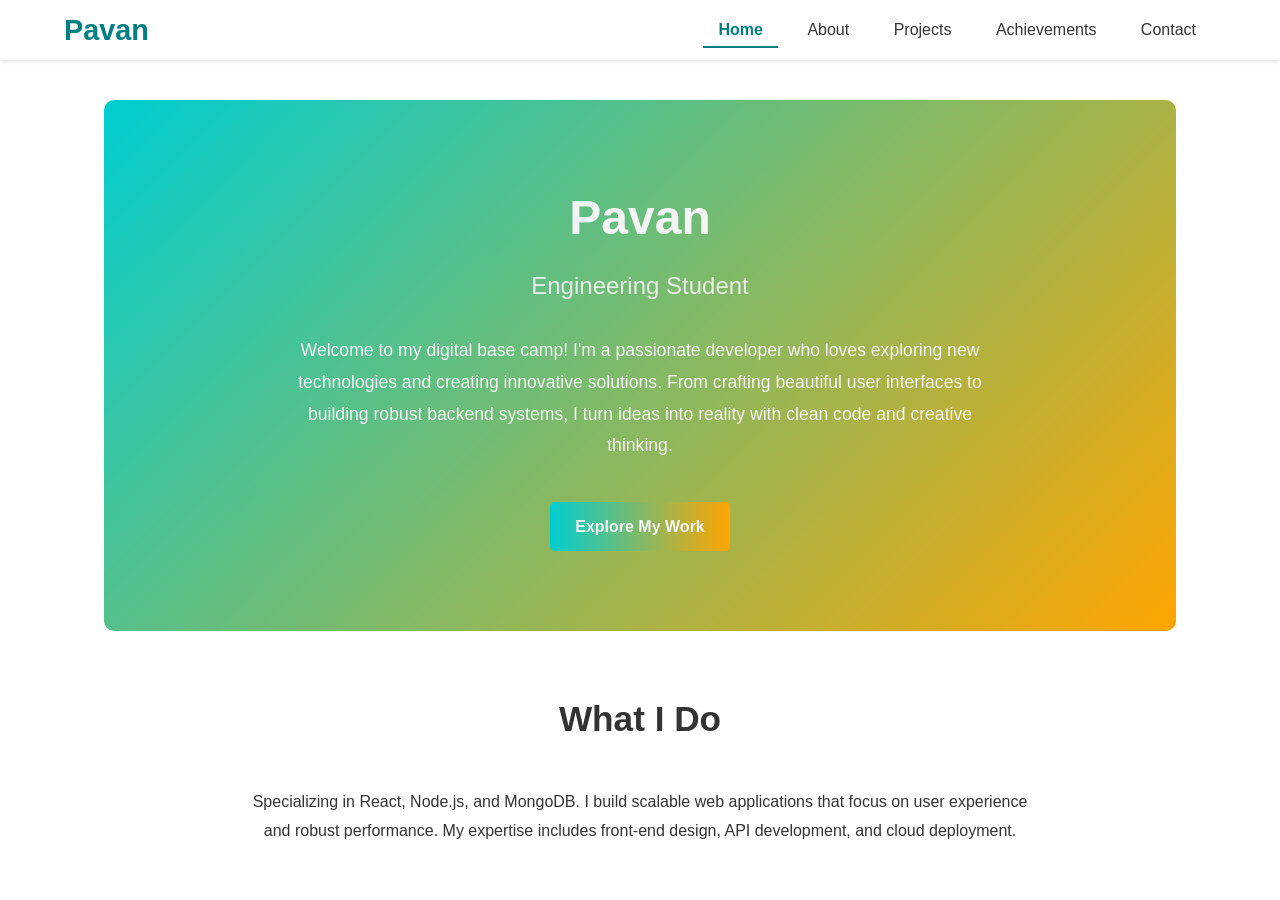
<file: index.html>
<!DOCTYPE html>
<html lang="en">
<head>
    <meta charset="UTF-8">
    <meta name="viewport" content="width=device-width, initial-scale=1.0">
    <title>Pavan - Home</title>
    <link rel="stylesheet" href="styles.css">
</head>
<body>
    <header>
        <div class="logo">Pavan</div>
        <nav>
            <a href="index.html" class="active">Home</a>
            <a href="about.html">About</a>
            <a href="projects.html">Projects</a>
            <a href="achievements.html">Achievements</a>
            <a href="contact.html">Contact</a>
        </nav>
    </header>

    <main>
        <section class="hero" style="background: linear-gradient(135deg, var(--gradient-start), var(--gradient-end)); color: var(--text-light); padding: 80px 5%; border-radius: 10px; text-align: center; margin-bottom: 60px;">
            <div class="hero-content" style="max-width: 900px; margin: 0 auto;">
                <h1 style="font-size: 3rem; margin-bottom: 10px;">Pavan</h1>
                <p style="font-size: 1.5rem; opacity: 0.9;">Engineering Student</p>
                
                <div style="display: flex; gap: 40px; margin-top: 30px; text-align: left; align-items: center; justify-content: center;">
                    
                    <div style="max-width: 700px; text-align: center;">
                        <p style="margin-bottom: 25px; font-size: 1.1rem; line-height: 1.8;">
                            Welcome to my digital base camp! I'm a passionate developer who loves exploring new technologies and creating innovative solutions. From crafting beautiful user interfaces to building robust backend systems, I turn ideas into reality with clean code and creative thinking.
                        </p>
                        <a href="projects.html" class="btn">Explore My Work</a>
                    </div>

                </div>
            </div>
        </section>

        <section style="text-align: center;">
            <h2 style="color: var(--text-dark);">What I Do</h2>
            <p style="max-width: 800px; margin: 0 auto; line-height: 1.8;">
                Specializing in React, Node.js, and MongoDB. I build scalable web applications that focus on user experience and robust performance. My expertise includes front-end design, API development, and cloud deployment.
            </p>
        </section>
    </main>
</body>
</html>
</file>
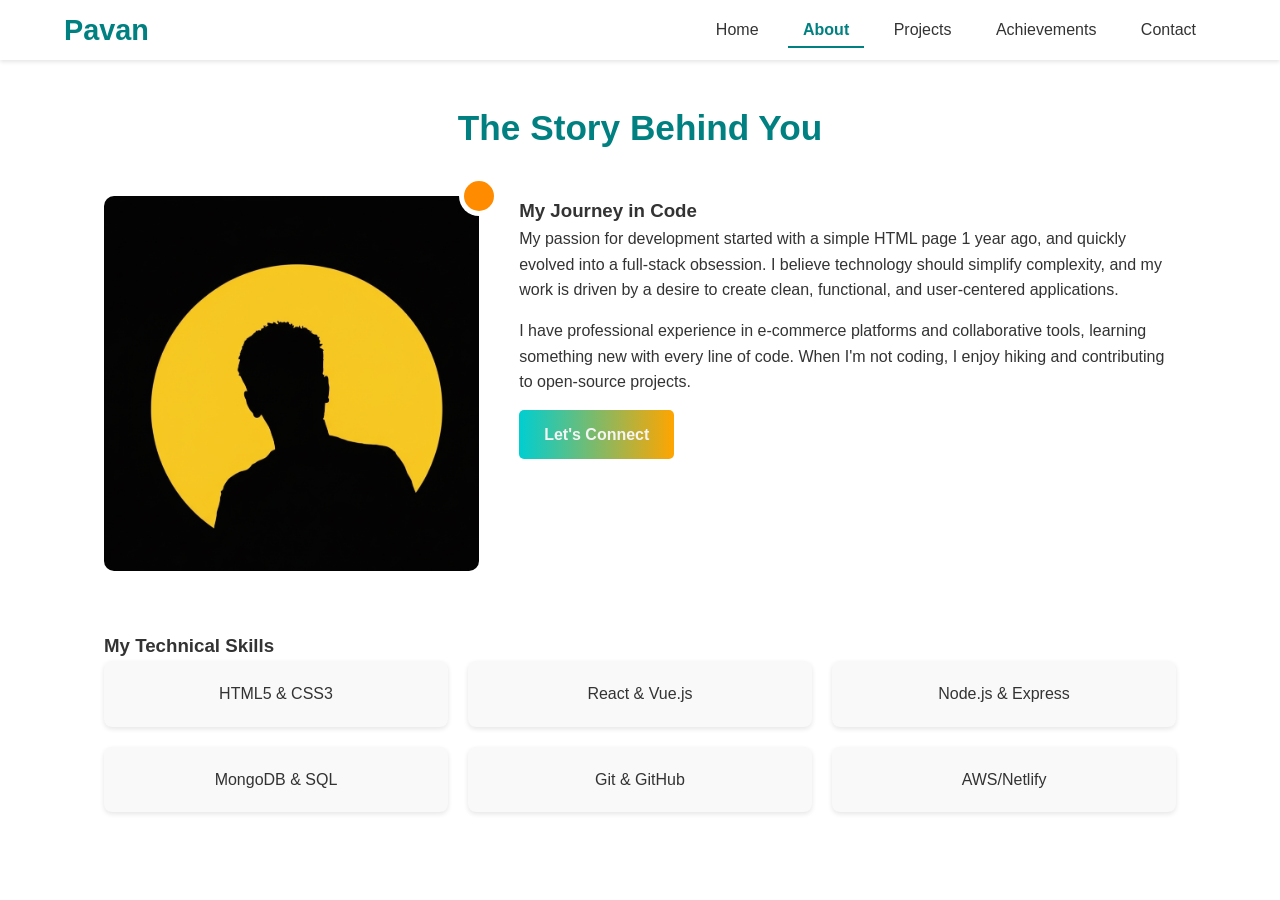
<file: about.html>
<!DOCTYPE html>
<html lang="en">
<head>
    <meta charset="UTF-8">
    <meta name="viewport" content="width=device-width, initial-scale=1.0">
    <title>Pavan - About</title>
    <link rel="stylesheet" href="styles.css">
</head>
<body>
    <header>
        <div class="logo">Pavan</div>
        <nav>
            <a href="index.html">Home</a>
            <a href="about.html" class="active">About</a>
            <a href="projects.html">Projects</a>
            <a href="achievements.html">Achievements</a>
            <a href="contact.html">Contact</a>
        </nav>
    </header>

    <main>
        <h2>The Story Behind You</h2>

        <section class="profile-story">
            <div class="profile-image-container">
                <img src="images/image.png" alt="Pavan Profile" style="width: 100%; height: auto; border-radius: 10px; display: block;">
                
                <div class="decorative-mark"></div>
            </div>
            
            <div class="story-text">
                <h3>My Journey in Code</h3>
                <p>
                    My passion for development started with a simple HTML page 1 year ago, and quickly evolved into a full-stack obsession. I believe technology should simplify complexity, and my work is driven by a desire to create clean, functional, and user-centered applications.
                </p>
                <p style="margin-top: 15px;">
                    I have professional experience in e-commerce platforms and collaborative tools, learning something new with every line of code. When I'm not coding, I enjoy hiking and contributing to open-source projects.
                </p>
                <a href="contact.html" class="btn">Let's Connect</a>
            </div>
        </section>
        
        <h3>My Technical Skills</h3>
        <section class="skills-grid">
            <div class="skill-tile">HTML5 & CSS3</div>
            <div class="skill-tile">React & Vue.js</div>
            <div class="skill-tile">Node.js & Express</div>   
            <div class="skill-tile">MongoDB & SQL</div>
            <div class="skill-tile">Git & GitHub</div>
            <div class="skill-tile">AWS/Netlify</div>
        </section>
    </main>
</body>
</html>
</file>
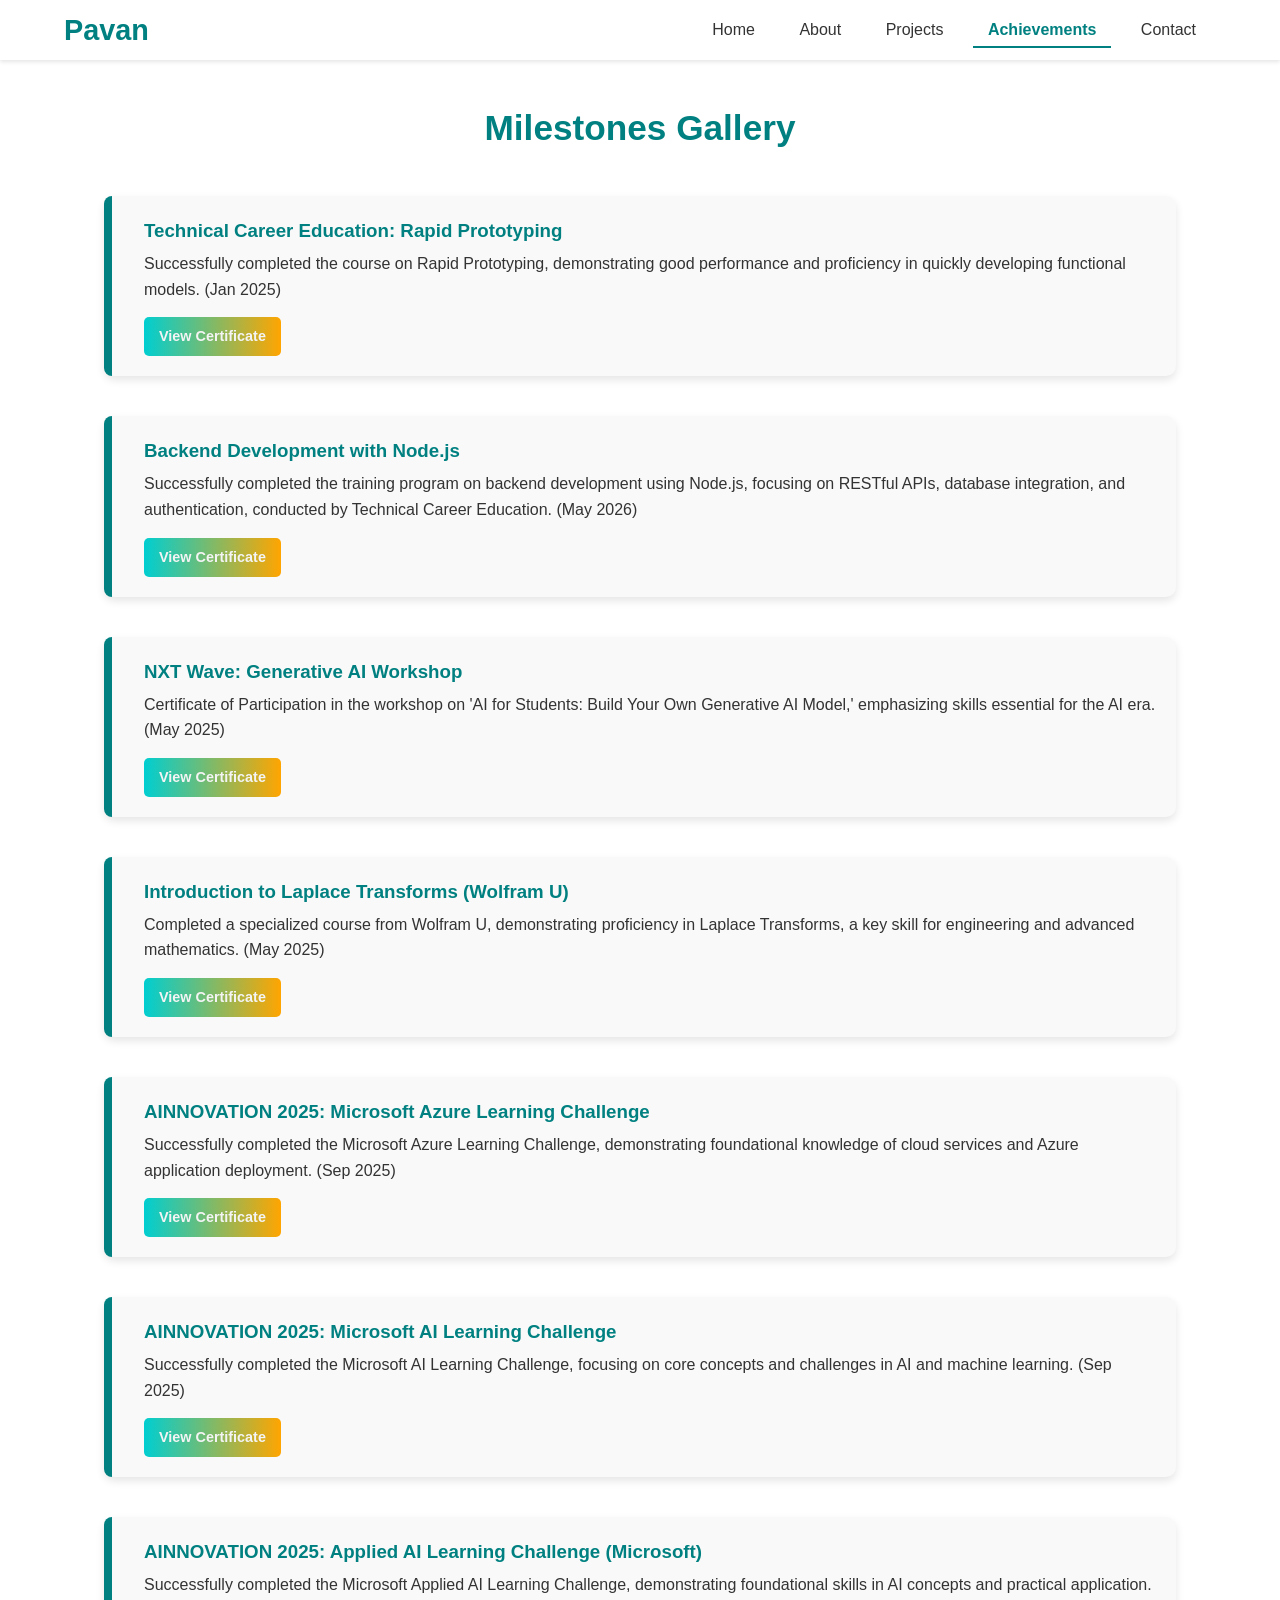
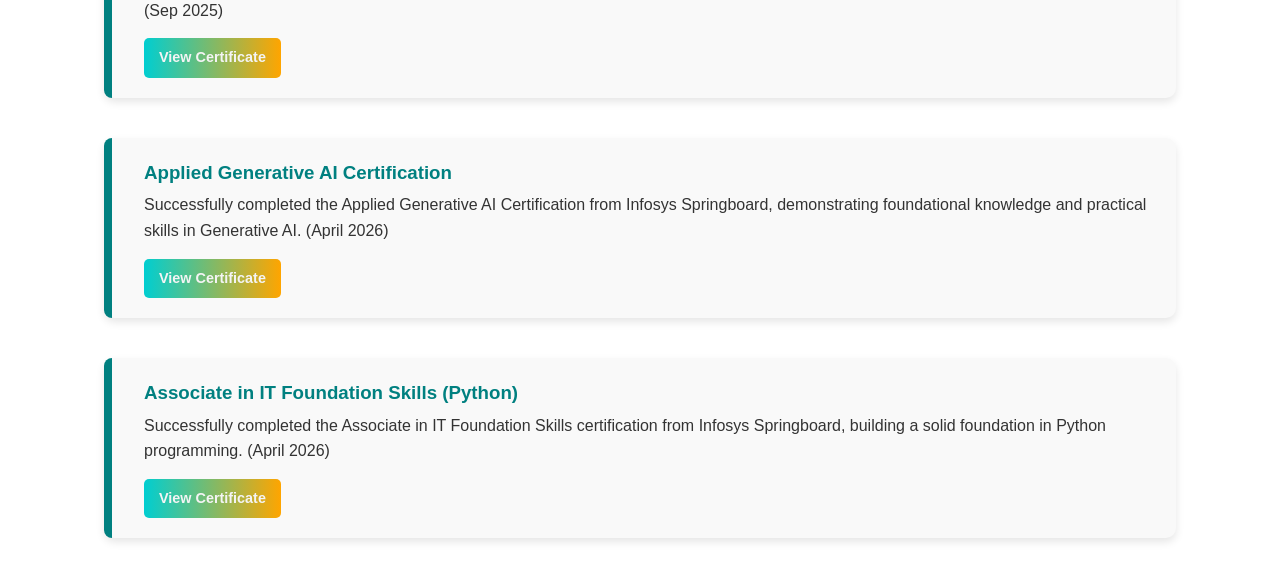
<file: achievements.html>
<!DOCTYPE html>
<html lang="en">
<head>
    <meta charset="UTF-8">
    <meta name="viewport" content="width=device-width, initial-scale=1.0">
    <title>Pavan - Achievements</title>
    <link rel="stylesheet" href="styles.css">
</head>
<body>
    <header>
        <div class="logo">Pavan</div>
        <nav>
            <a href="index.html">Home</a>
            <a href="about.html">About</a>
            <a href="projects.html">Projects</a>
            <a href="achievements.html" class="active">Achievements</a>
            <a href="contact.html">Contact</a>
        </nav>
    </header>

    <main>
        <h2>Milestones Gallery</h2>

        <section class="achievements-list">

            <div class="achievement-card">
                <div class="achievement-content">
                    <h3>Technical Career Education: Rapid Prototyping</h3>
                    <p>Successfully completed the course on Rapid Prototyping, demonstrating good performance and proficiency in quickly developing functional models. (Jan 2025)</p>
                    <a href="images/skill lab completion certificate.jpg" target="_blank" class="btn" style="padding: 8px 15px; font-size: 0.9rem;">View Certificate</a>
                </div>
            </div>
            <div class="achievement-card">
                <div class="achievement-content">
                   <h3>Backend Development with Node.js</h3>
                   <p>Successfully completed the training program on backend development using Node.js, focusing on RESTful APIs, database integration, and authentication, conducted by Technical Career Education. (May 2026)</p>
                   <a href="images\Screenshot 2026-06-18 154024.png" target="_blank" class="btn" style="padding: 8px 15px; font-size: 0.9rem;">View Certificate</a>
                </div>
            </div>
            
            <div class="achievement-card">
                <div class="achievement-content">
                    <h3>NXT Wave: Generative AI Workshop</h3>
                    <p>Certificate of Participation in the workshop on 'AI for Students: Build Your Own Generative AI Model,' emphasizing skills essential for the AI era. (May 2025)</p>
                    <a href="images/next wave certificate.jpg" target="_blank" class="btn" style="padding: 8px 15px; font-size: 0.9rem;">View Certificate</a>
                </div>
            </div>
            
            <div class="achievement-card">
                <div class="achievement-content">
                    <h3>Introduction to Laplace Transforms (Wolfram U)</h3>
                    <p>Completed a specialized course from Wolfram U, demonstrating proficiency in Laplace Transforms, a key skill for engineering and advanced mathematics. (May 2025)</p>
                    <a href="images/Screenshot 2025-10-19 105306.png" target="_blank" class="btn" style="padding: 8px 15px; font-size: 0.9rem;">View Certificate</a>
                </div>
            </div>

            <div class="achievement-card">
                <div class="achievement-content">
                    <h3>AINNOVATION 2025: Microsoft Azure Learning Challenge</h3>
                    <p>Successfully completed the Microsoft Azure Learning Challenge, demonstrating foundational knowledge of cloud services and Azure application deployment. (Sep 2025)</p>
                    <a href="images/Screenshot 2025-10-19 105101.png" target="_blank" class="btn" style="padding: 8px 15px; font-size: 0.9rem;">View Certificate</a>
                </div>
            </div>
            
            <div class="achievement-card">
                <div class="achievement-content">
                    <h3>AINNOVATION 2025: Microsoft AI Learning Challenge</h3>
                    <p>Successfully completed the Microsoft AI Learning Challenge, focusing on core concepts and challenges in AI and machine learning. (Sep 2025)</p>
                    <a href="images/Screenshot 2025-10-19 105139.png" target="_blank" class="btn" style="padding: 8px 15px; font-size: 0.9rem;">View Certificate</a>
                </div>
            </div>

            <div class="achievement-card">
                <div class="achievement-content">
                    <h3>AINNOVATION 2025: Applied AI Learning Challenge (Microsoft)</h3>
                    <p>Successfully completed the Microsoft Applied AI Learning Challenge, demonstrating foundational skills in AI concepts and practical application. (Sep 2025)</p>
                    <a href="images/Screenshot 2025-10-19 105121.png" target="_blank" class="btn" style="padding: 8px 15px; font-size: 0.9rem;">View Certificate</a>
                </div>
            </div>
            <div class="achievement-card">
                <div class="achievement-content">
                    <h3>Applied Generative AI Certification</h3>
                    <p>Successfully completed the Applied Generative AI Certification from Infosys Springboard, demonstrating foundational knowledge and practical skills in Generative AI. (April 2026)</p>
                    <a href="images/Screenshot 2026-06-18 131021.png" target="_blank" class="btn" style="padding: 8px 15px; font-size: 0.9rem;">View Certificate</a>
                </div>
            </div>
            <div class="achievement-card">
                <div class="achievement-content">
                    <h3>Associate in IT Foundation Skills (Python)</h3>
                    <p>Successfully completed the Associate in IT Foundation Skills certification from Infosys Springboard, building a solid foundation in Python programming. (April 2026)</p>
                    <a href="images/Screenshot 2026-06-18 131438.png" target="_blank" class="btn" style="padding: 8px 15px; font-size: 0.9rem;">View Certificate</a>
                </div>
            </div>
        </section>
    </main>
</body>
</html>
</file>
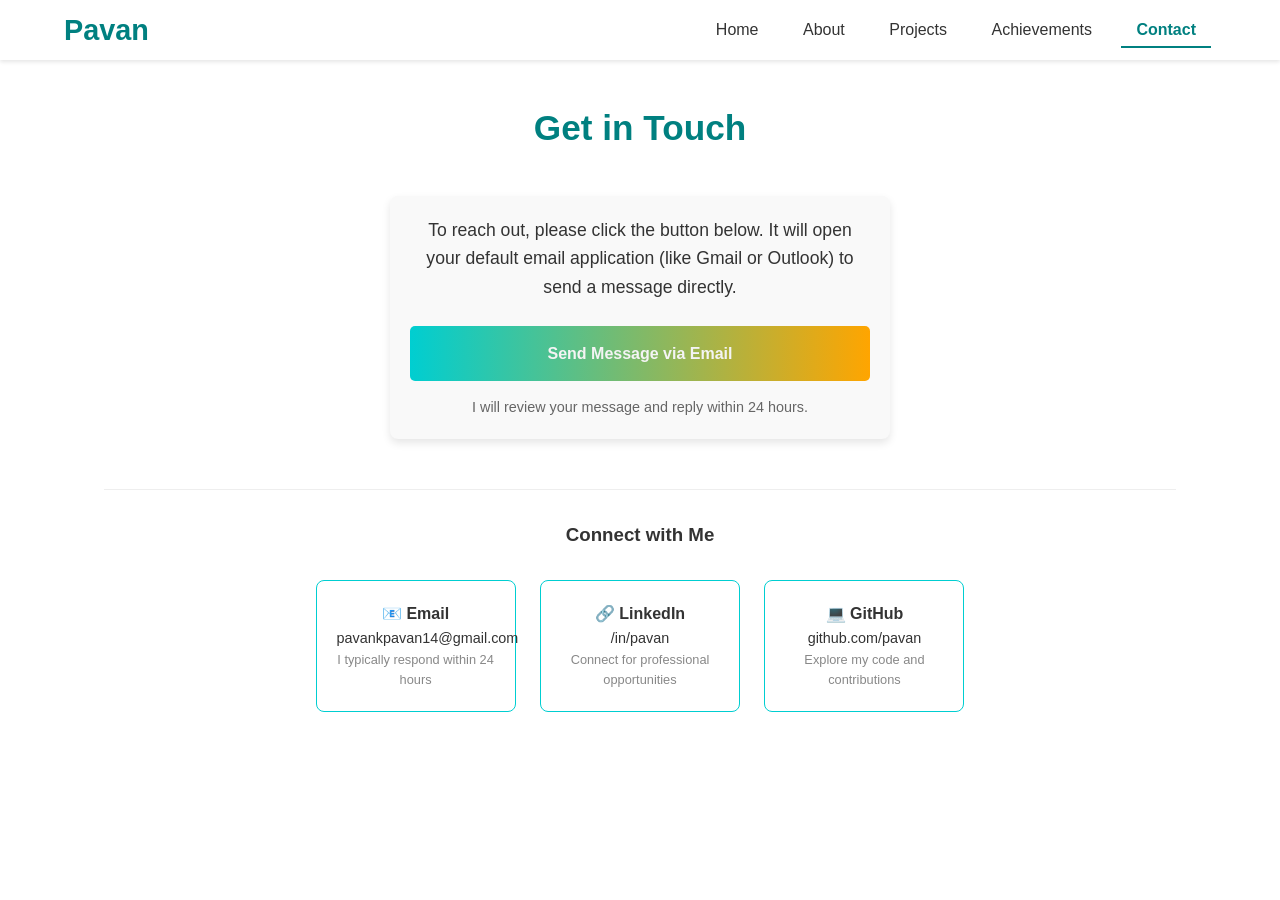
<file: contact.html>
<!DOCTYPE html>
<html lang="en">
<head>
    <meta charset="UTF-8">
    <meta name="viewport" content="width=device-width, initial-scale=1.0">
    <title>Pavan - Contact</title>
    <link rel="stylesheet" href="styles.css">
</head>
<body>
    <header>
        <div class="logo">Pavan</div>
        <nav>
            <a href="index.html">Home</a>
            <a href="about.html">About</a>
            <a href="projects.html">Projects</a>
            <a href="achievements.html">Achievements</a>
            <a href="contact.html" class="active">Contact</a>
        </nav>
    </header>

    <main>
        <h2>Get in Touch</h2>

        <section class="contact-form-container" style="max-width: 500px; margin: 0 auto; padding: 20px; border-radius: 8px; background-color: var(--card-bg); box-shadow: 0 4px 8px var(--shadow-light);">
            <p style="text-align: center; margin-bottom: 25px; font-size: 1.1rem; color: #333;">
                To reach out, please click the button below. It will open your default email application (like Gmail or Outlook) to send a message directly.
            </p>
            
            <a href="mailto:pavankpavan14@gmail.com?subject=Inquiry%20from%20Portfolio%20Website" 
               class="btn" 
               style="width: 100%; text-align: center; padding: 15px 0; display: block; text-decoration: none;">
                Send Message via Email
            </a>
            
            <p style="text-align: center; margin-top: 15px; font-size: 0.9rem; color: #666;">
                I will review your message and reply within 24 hours.
            </p>
        </section>

        <section class="social-links">
            <h3>Connect with Me</h3>
            <div style="margin-top: 20px;">
                
                <div class="social-link-card">
                    <h4>📧 Email</h4>
                    <p style="font-size: 0.9rem;">pavankpavan14@gmail.com</p>
                    <p style="color: #888; font-size: 0.8rem;">I typically respond within 24 hours</p>
                </div>

                <a href="https://www.linkedin.com/in/pavan-k-268a91331?utm_source=share&utm_campaign=share_via&utm_content=profile&utm_medium=android_app " target="_blank" class="social-link-card-link">
                    <div class="social-link-card">
                        <h4>🔗 LinkedIn</h4>
                        <p style="font-size: 0.9rem;">/in/pavan</p>
                        <p style="color: #888; font-size: 0.8rem;">Connect for professional opportunities</p>
                    </div>
                </a>

                <a href="https://github.com/Pavan-2005-K" target="_blank" class="social-link-card-link">
                    <div class="social-link-card">
                        <h4>💻 GitHub</h4>
                        <p style="font-size: 0.9rem;">github.com/pavan</p>
                        <p style="color: #888; font-size: 0.8rem;">Explore my code and contributions</p>
                    </div>
                </a>
            </div>
        </section>
    </main>
    
    </body>
</html>
</file>
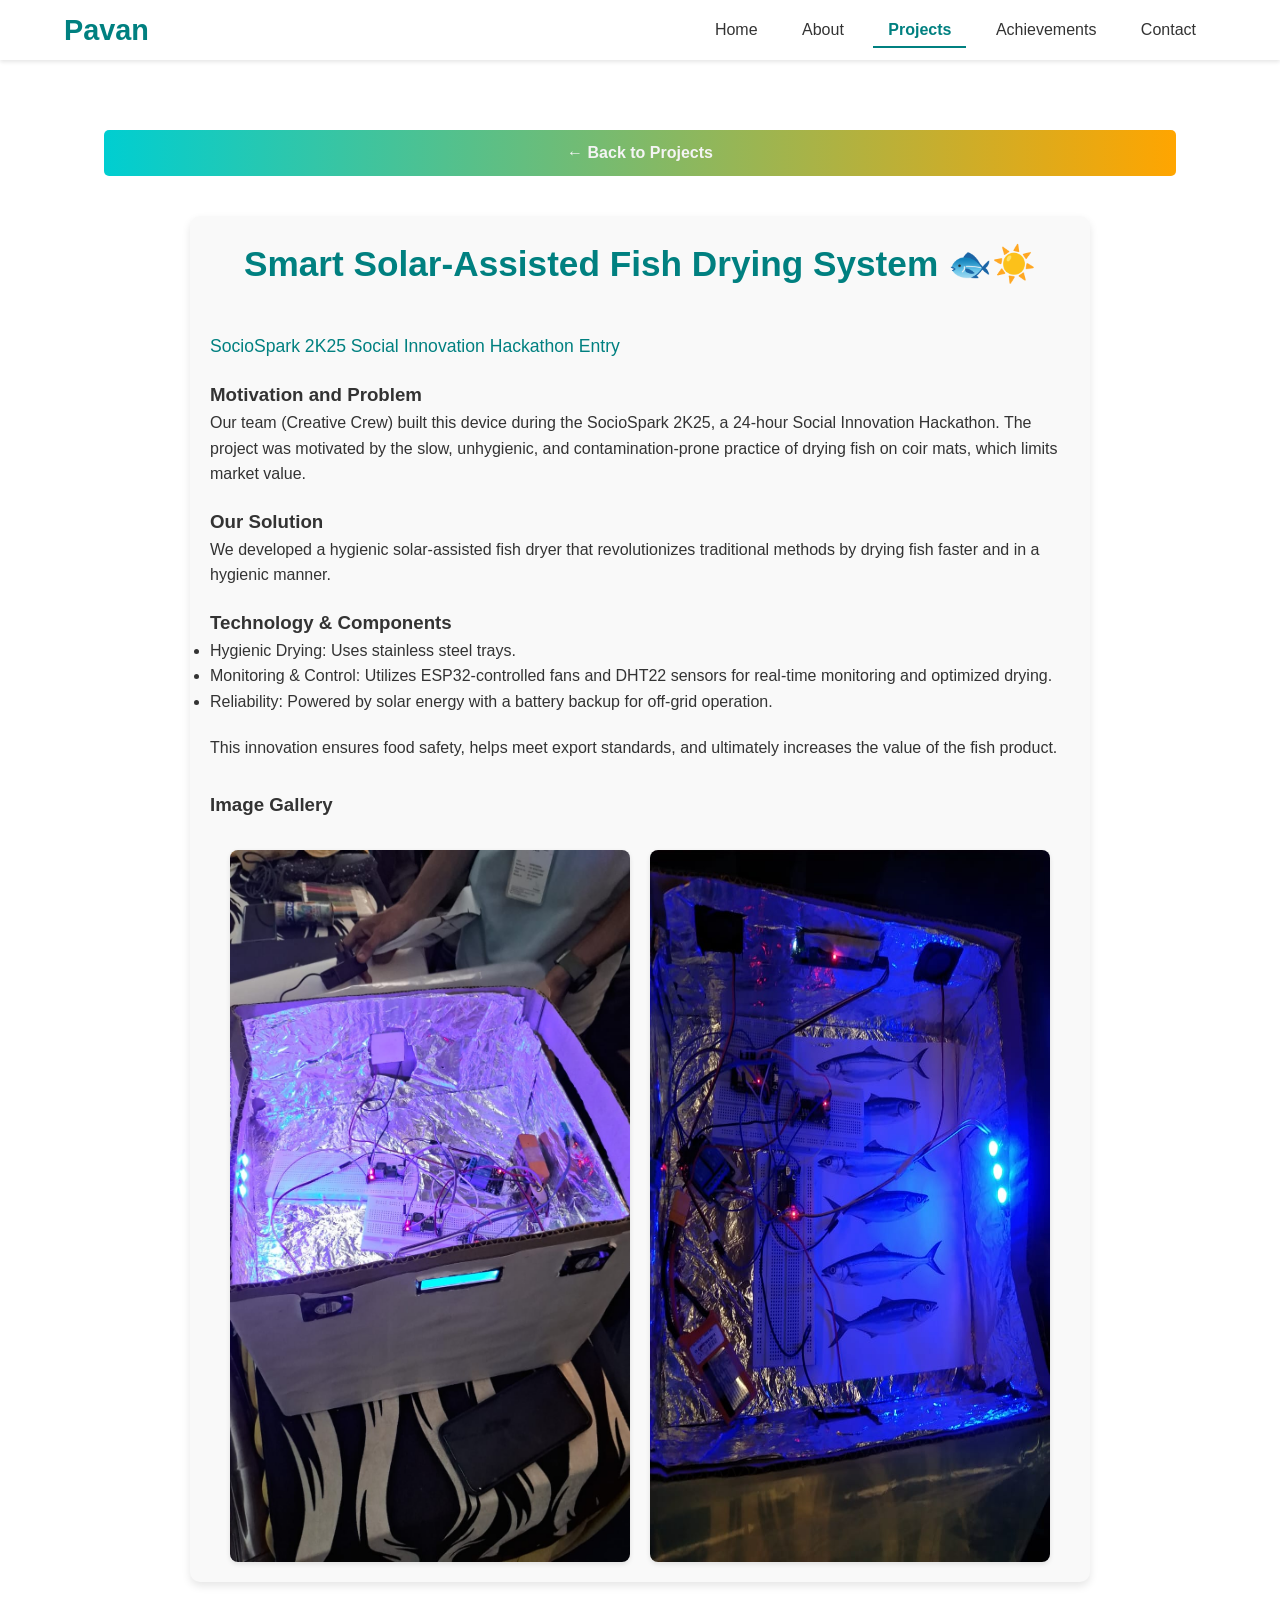
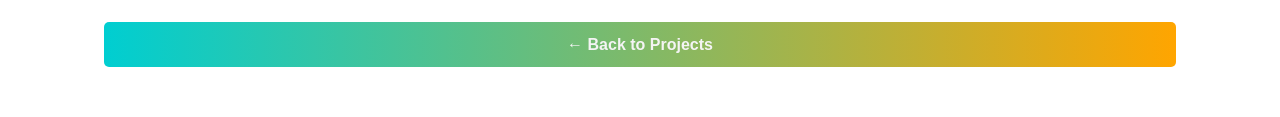
<file: fish-drying-details.html>
<!DOCTYPE html>
<html lang="en">
<head>
    <meta charset="UTF-8">
    <meta name="viewport" content="width=device-width, initial-scale=1.0">
    <title>Pavan - Smart Fish Drying System Details</title>
    <link rel="stylesheet" href="styles.css">
    <style>
        /* Specific styles for the details page */
        .project-details {
            max-width: 900px;
            margin: 40px auto;
            padding: 20px;
            background-color: var(--card-bg);
            border-radius: 10px;
            box-shadow: 0 4px 8px var(--shadow-light);
        }
        .image-gallery {
            display: flex;
            flex-wrap: wrap;
            gap: 20px;
            justify-content: center;
            margin-top: 30px;
        }
        /* Make images slightly larger on hover to indicate clickability */
        .image-gallery img {
            width: 100%; /* Default to full width on small screens */
            max-width: 400px; /* Limit image size on large screens */
            height: auto;
            border-radius: 8px;
            box-shadow: 0 2px 5px rgba(0, 0, 0, 0.1);
            cursor: pointer; /* Indicates it's clickable */
            transition: transform 0.2s;
        }
        .image-gallery img:hover {
            transform: scale(1.02);
        }
        .back-link {
            display: block;
            margin: 30px 0 10px 0;
            text-align: center;
        }

        /* --- MODAL/LIGHTBOX STYLES --- */
        .modal {
            display: none; /* Hidden by default */
            position: fixed; /* Stay in place */
            z-index: 200; /* Sit on top of everything */
            padding-top: 50px; /* Location of the box */
            left: 0;
            top: 0;
            width: 100%; 
            height: 100%;
            overflow: auto; /* Enable scroll if needed */
            background-color: rgba(0,0,0,0.9); /* Black w/ opacity */
        }

        .modal-content {
            margin: auto;
            display: block;
            width: 80%;
            max-width: 700px;
        }

        .modal-content {  
            animation-name: zoom;
            animation-duration: 0.6s;
        }

        @keyframes zoom {
            from {transform:scale(0)} 
            to {transform:scale(1)}
        }

        .close {
            position: absolute;
            top: 15px;
            right: 35px;
            color: #f1f1f1;
            font-size: 40px;
            font-weight: bold;
            transition: 0.3s;
        }

        .close:hover,
        .close:focus {
            color: #bbb;
            text-decoration: none;
            cursor: pointer;
        }

        /* 100% width on small screens */
        @media only screen and (max-width: 700px){
            .modal-content {
                width: 100%;
            }
        }
    </style>
</head>
<body>
    <header>
        <div class="logo">Pavan</div>
        <nav>
            <a href="index.html">Home</a>
            <a href="about.html">About</a>
            <a href="projects.html" class="active">Projects</a>
            <a href="achievements.html">Achievements</a>
            <a href="contact.html">Contact</a>
        </nav>
    </header>

    <main>
        <a href="projects.html" class="back-link btn" style="width: auto; padding: 10px 20px;">← Back to Projects</a>

        <section class="project-details">
            <h2>Smart Solar-Assisted Fish Drying System 🐟☀️</h2>
            <p style="font-size: 1.1rem; color: var(--primary-color);">SocioSpark 2K25 Social Innovation Hackathon Entry</p>
            
            <h3 style="margin-top: 20px;">Motivation and Problem</h3>
            <p>Our team (Creative Crew) built this device during the SocioSpark 2K25, a 24-hour Social Innovation Hackathon. The project was motivated by the slow, unhygienic, and contamination-prone practice of drying fish on coir mats, which limits market value.</p>

            <h3 style="margin-top: 20px;">Our Solution</h3>
            <p>We developed a hygienic solar-assisted fish dryer that revolutionizes traditional methods by drying fish faster and in a hygienic manner.</p>
            
            <h3 style="margin-top: 20px;">Technology & Components</h3>
            <ul>
                <li>Hygienic Drying: Uses stainless steel trays.</li>
                <li>Monitoring & Control: Utilizes ESP32-controlled fans and DHT22 sensors for real-time monitoring and optimized drying.</li>
                <li>Reliability: Powered by solar energy with a battery backup for off-grid operation.</li>
            </ul>
            <p style="margin-top: 20px;">This innovation ensures food safety, helps meet export standards, and ultimately increases the value of the fish product.</p>


            <h3 style="margin-top: 30px;">Image Gallery</h3>
            <div class="image-gallery">
                <img src="images/WhatsApp Image 2025-10-19 at 11.51.47_4c773da5.jpg" alt="Physical setup of the solar-assisted fish dryer with internal wiring." onclick="openModal(this)" />
                
                <img src="images/WhatsApp Image 2025-10-19 at 11.21.20_762dcdd9.jpg" alt="Internal view of the dryer showing trays and electronic components." onclick="openModal(this)" />
            </div>

        </section>
        <a href="projects.html" class="back-link btn" style="width: auto; padding: 10px 20px;">← Back to Projects</a>
    </main>
    
    <div id="myModal" class="modal">
      <span class="close" onclick="document.getElementById('myModal').style.display='none'">&times;</span>
      <img class="modal-content" id="img01">
    </div>

    <script>
        function openModal(element) {
          const modal = document.getElementById("myModal");
          const modalImg = document.getElementById("img01");
          
          modal.style.display = "block";
          modalImg.src = element.src;
        }

        // Close the modal if the user clicks anywhere outside of the image
        const modal = document.getElementById("myModal");
        window.onclick = function(event) {
          if (event.target == modal) {
            modal.style.display = "none";
          }
        }
    </script>
</body>
</html>
</file>
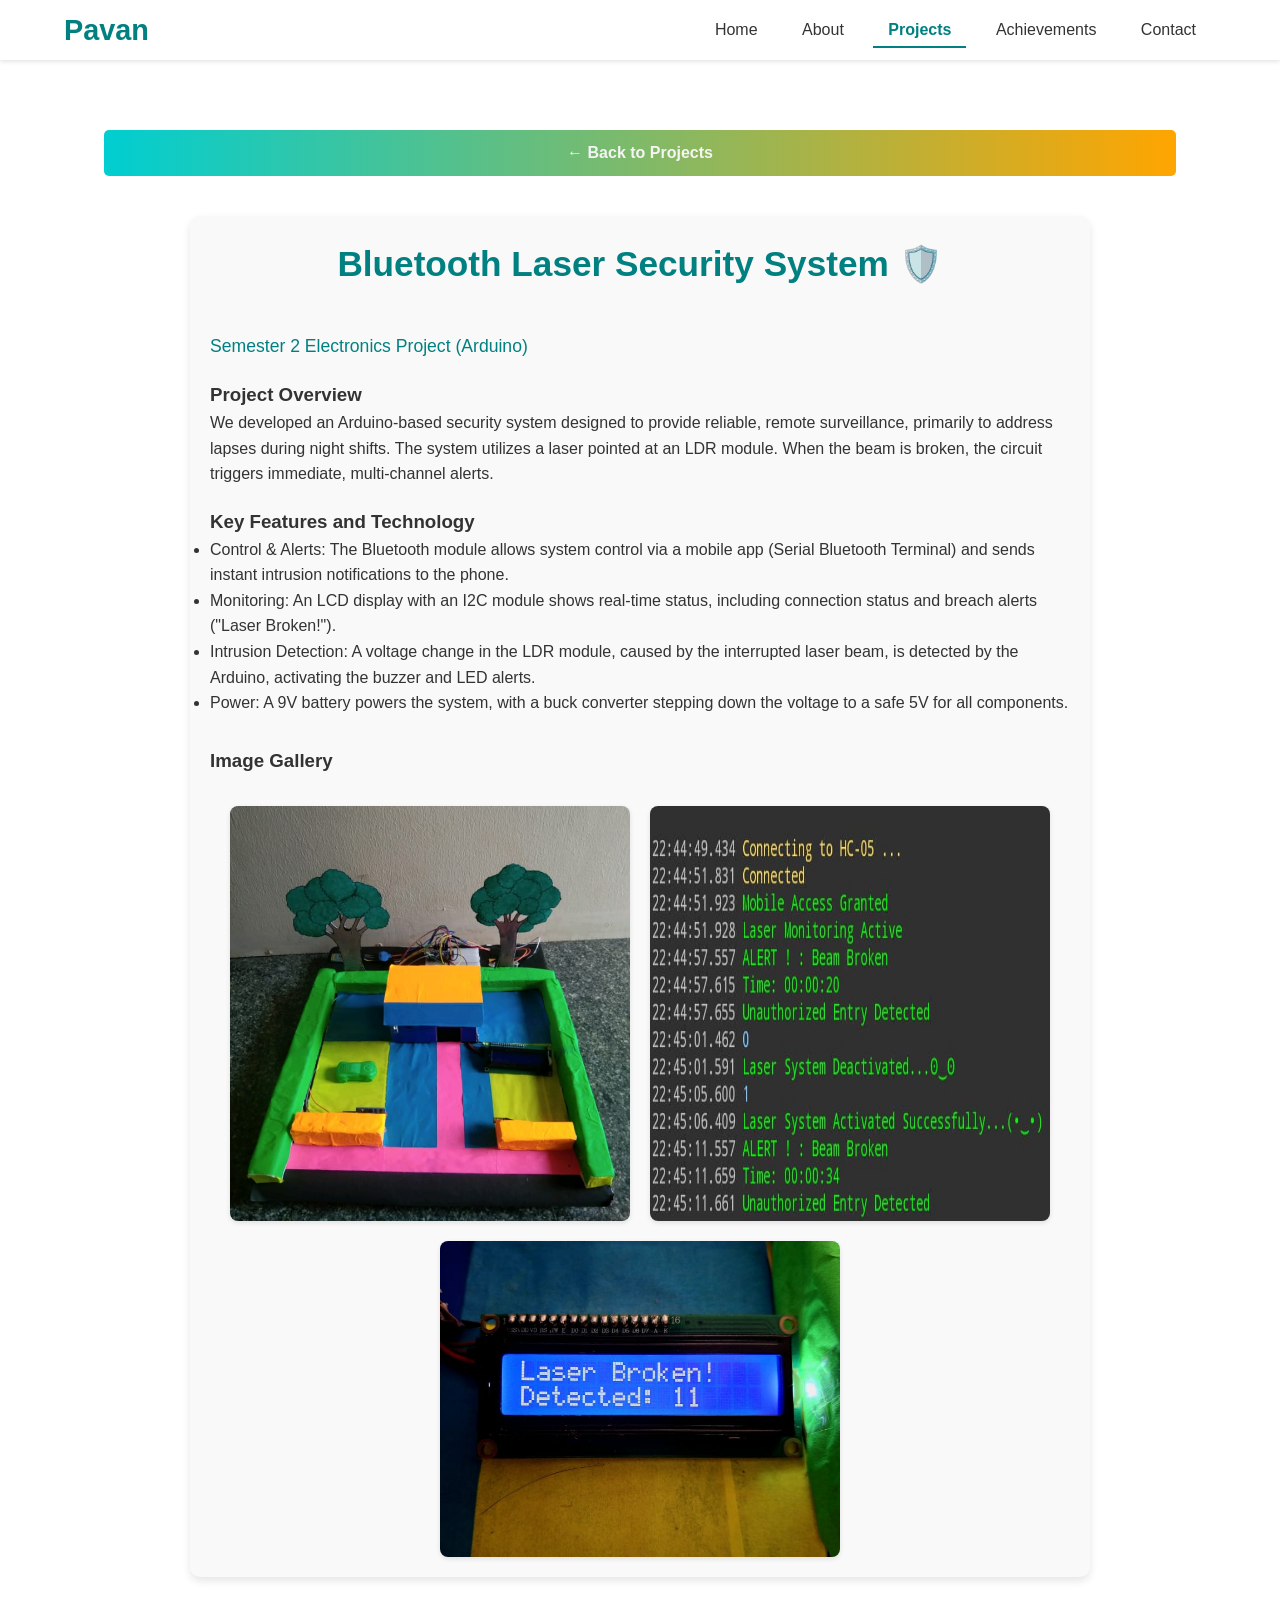
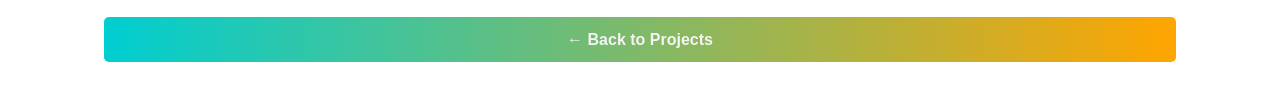
<file: laser-security-details.html>
<!DOCTYPE html>
<html lang="en">
<head>
    <meta charset="UTF-8">
    <meta name="viewport" content="width=device-width, initial-scale=1.0">
    <title>Pavan - Laser Security System Details</title>
    <link rel="stylesheet" href="styles.css">
    <style>
        /* Specific styles for the details page */
        .project-details {
            max-width: 900px;
            margin: 40px auto;
            padding: 20px;
            background-color: var(--card-bg);
            border-radius: 10px;
            box-shadow: 0 4px 8px var(--shadow-light);
        }
        .image-gallery {
            display: flex;
            flex-wrap: wrap;
            gap: 20px;
            justify-content: center;
            margin-top: 30px;
        }
        /* Make images slightly larger on hover to indicate clickability */
        .image-gallery img {
            width: 100%; /* Default to full width on small screens */
            max-width: 400px; /* Limit image size on large screens */
            height: auto;
            border-radius: 8px;
            box-shadow: 0 2px 5px rgba(0, 0, 0, 0.1);
            cursor: pointer; /* Indicates it's clickable */
            transition: transform 0.2s;
        }
        .image-gallery img:hover {
            transform: scale(1.02);
        }
        .back-link {
            display: block;
            margin: 30px 0 10px 0;
            text-align: center;
        }

        /* --- NEW MODAL/LIGHTBOX STYLES --- */
        .modal {
            display: none; /* Hidden by default */
            position: fixed; /* Stay in place */
            z-index: 200; /* Sit on top of everything */
            padding-top: 50px; /* Location of the box */
            left: 0;
            top: 0;
            width: 100%; 
            height: 100%;
            overflow: auto; /* Enable scroll if needed */
            background-color: rgba(0,0,0,0.9); /* Black w/ opacity */
        }

        .modal-content {
            margin: auto;
            display: block;
            width: 80%;
            max-width: 700px;
        }

        .modal-content, .caption {  
            animation-name: zoom;
            animation-duration: 0.6s;
        }

        @keyframes zoom {
            from {transform:scale(0)} 
            to {transform:scale(1)}
        }

        .close {
            position: absolute;
            top: 15px;
            right: 35px;
            color: #f1f1f1;
            font-size: 40px;
            font-weight: bold;
            transition: 0.3s;
        }

        .close:hover,
        .close:focus {
            color: #bbb;
            text-decoration: none;
            cursor: pointer;
        }

        /* 100% width on small screens */
        @media only screen and (max-width: 700px){
            .modal-content {
                width: 100%;
            }
        }
    </style>
</head>
<body>
    <header>
        <div class="logo">Pavan</div>
        <nav>
            <a href="index.html">Home</a>
            <a href="about.html">About</a>
            <a href="projects.html" class="active">Projects</a>
            <a href="achievements.html">Achievements</a>
            <a href="contact.html">Contact</a>
        </nav>
    </header>

    <main>
        <a href="projects.html" class="back-link btn" style="width: auto; padding: 10px 20px;">← Back to Projects</a>

        <section class="project-details">
            <h2>Bluetooth Laser Security System 🛡️</h2>
            <p style="font-size: 1.1rem; color: var(--primary-color);">Semester 2 Electronics Project (Arduino)</p>
            
            <h3 style="margin-top: 20px;">Project Overview</h3>
            <p>We developed an Arduino-based security system designed to provide reliable, remote surveillance, primarily to address lapses during night shifts. The system utilizes a laser pointed at an LDR module. When the beam is broken, the circuit triggers immediate, multi-channel alerts.</p>

            <h3 style="margin-top: 20px;">Key Features and Technology</h3>
            <ul>
                <li>Control & Alerts: The Bluetooth module allows system control via a mobile app (Serial Bluetooth Terminal) and sends instant intrusion notifications to the phone.</li>
                <li>Monitoring: An LCD display with an I2C module shows real-time status, including connection status and breach alerts ("Laser Broken!").</li>
                <li>Intrusion Detection: A voltage change in the LDR module, caused by the interrupted laser beam, is detected by the Arduino, activating the buzzer and LED alerts.</li>
                <li>Power: A 9V battery powers the system, with a buck converter stepping down the voltage to a safe 5V for all components.</li>
            </ul>

            <h3 style="margin-top: 30px;">Image Gallery</h3>
            <div class="image-gallery">
                <img src="images/WhatsApp Image 2025-10-19 at 11.12.55_418c1e35.jpg" alt="Physical setup of the laser security system model." onclick="openModal(this)" />
                
                <img src="images/WhatsApp Image 2025-10-19 at 11.10.36_398018d9.jpg" alt="LCD displaying 'Laser Broken! Detected: 11'" onclick="openModal(this)" />
                
                <img src="images/WhatsApp Image 2025-10-19 at 11.31.17_4698f48e.jpg" alt="Mobile phone showing serial Bluetooth terminal alerts." onclick="openModal(this)" />
            </div>

        </section>
        <a href="projects.html" class="back-link btn" style="width: auto; padding: 10px 20px;">← Back to Projects</a>
    </main>
    
    <div id="myModal" class="modal">
      <span class="close" onclick="document.getElementById('myModal').style.display='none'">&times;</span>
      <img class="modal-content" id="img01">
    </div>

    <script>
        function openModal(element) {
          const modal = document.getElementById("myModal");
          const modalImg = document.getElementById("img01");
          
          modal.style.display = "block";
          modalImg.src = element.src;
        }

        // Close the modal if the user clicks anywhere outside of the image
        const modal = document.getElementById("myModal");
        window.onclick = function(event) {
          if (event.target == modal) {
            modal.style.display = "none";
          }
        }
    </script>
</body>
</html>
</file>
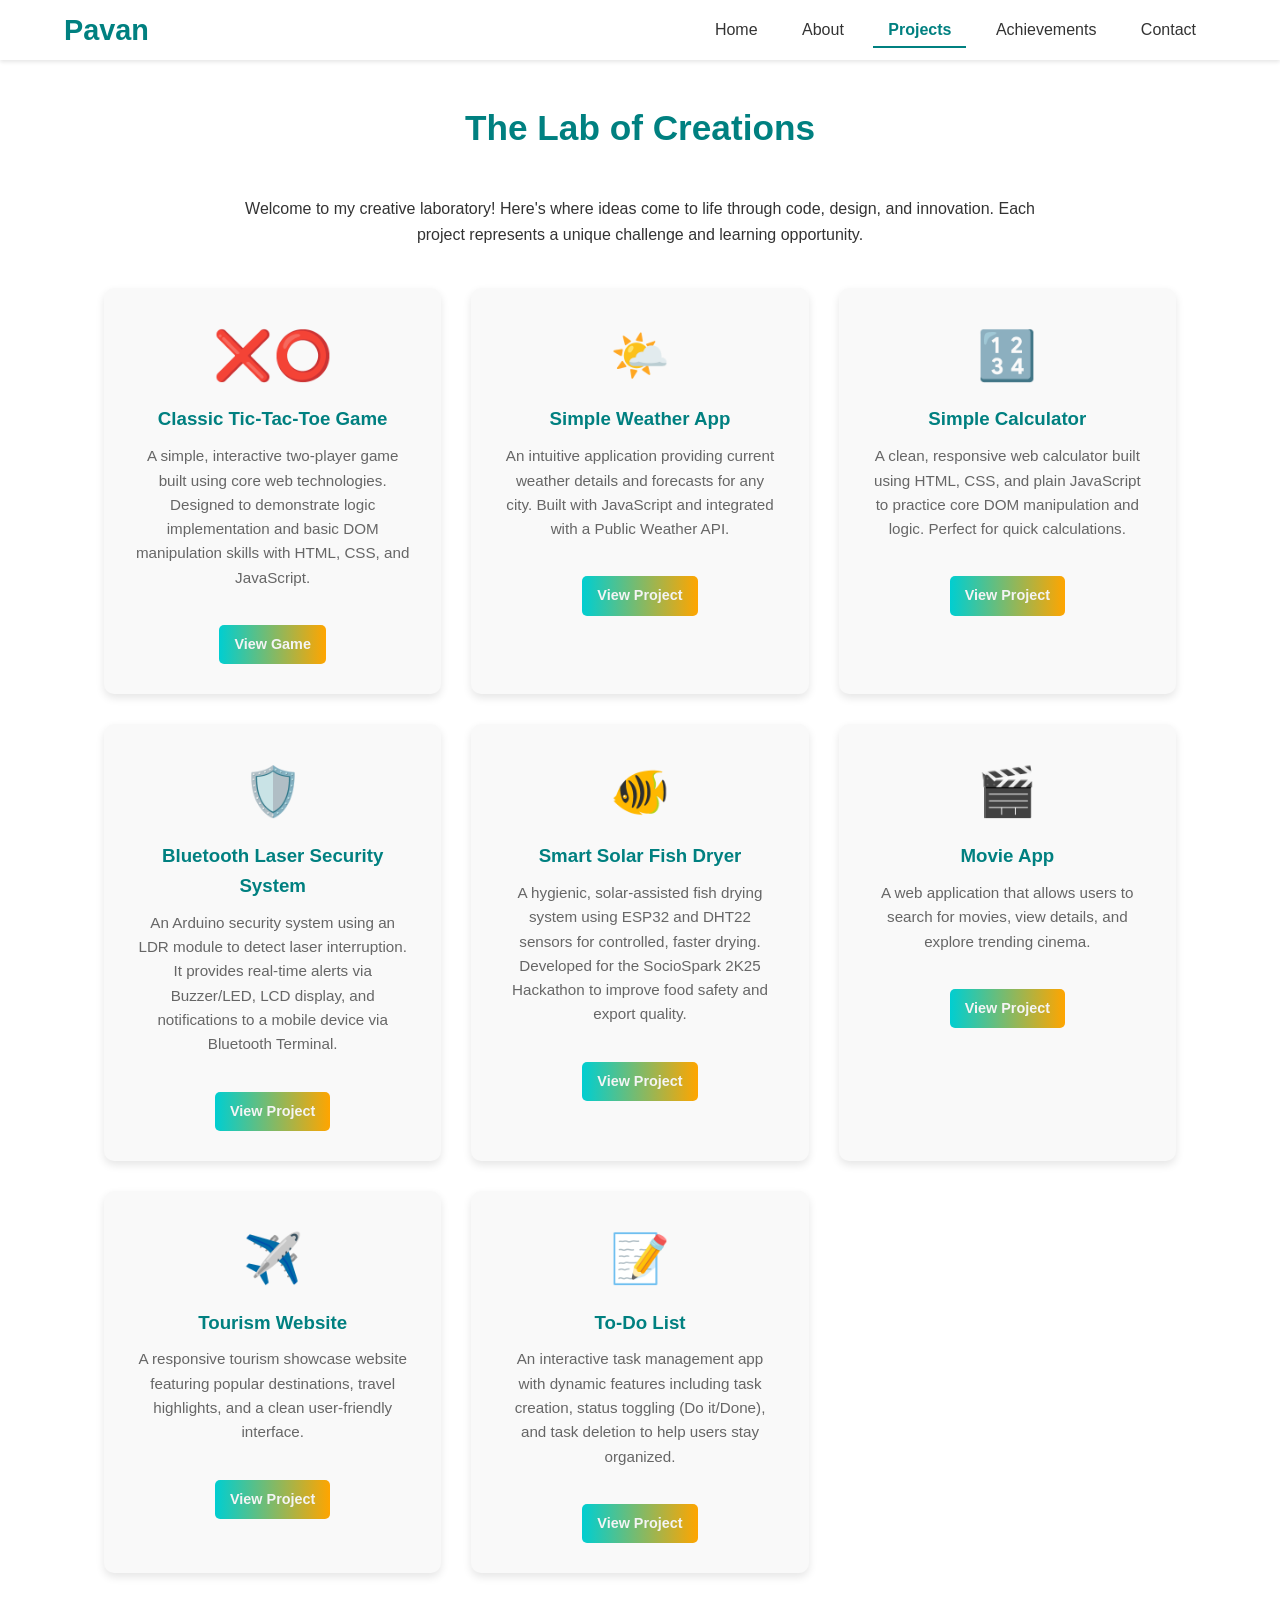
<file: projects.html>
<!DOCTYPE html>
<html lang="en">
<head>
    <meta charset="UTF-8">
    <meta name="viewport" content="width=device-width, initial-scale=1.0">
    <title>Pavan - Projects</title>
    <link rel="stylesheet" href="styles.css">
</head>
<body>
    <header>
        <div class="logo">Pavan</div>
        <nav>
            <a href="index.html">Home</a>
            <a href="about.html">About</a>
            <a href="projects.html" class="active">Projects</a>
            <a href="achievements.html">Achievements</a>
            <a href="contact.html">Contact</a>
        </nav>
    </header>

    <main>
        <h2>The Lab of Creations</h2>
        <p style="text-align: center; margin-bottom: 40px; max-width: 800px; margin-left: auto; margin-right: auto;">
            Welcome to my creative laboratory! Here's where ideas come to life through code, design, and innovation. Each project represents a unique challenge and learning opportunity.
        </p>

        <section class="projects-grid">

            <div class="project-card">
                <div style="font-size: 3rem; margin-bottom: 10px;">❌⭕</div>
                <h3>Classic Tic-Tac-Toe Game</h3>
                <p>A simple, interactive two-player game built using core web technologies. Designed to demonstrate logic implementation and basic DOM manipulation skills with HTML, CSS, and JavaScript.</p>
                <a href="https://tic-tac-toe-tan-nine-11.vercel.app/" target="_blank" class="btn" style="padding: 8px 15px; font-size: 0.9rem;">View Game</a>
            </div>

            <div class="project-card">
                <div style="font-size: 3rem; margin-bottom: 10px;">🌤️</div>
                <h3>Simple Weather App</h3>
                <p>An intuitive application providing current weather details and forecasts for any city. Built with JavaScript and integrated with a Public Weather API.</p>
                <a href="https://simple-weather-app-one-xi.vercel.app/" target="_blank" class="btn" style="padding: 8px 15px; font-size: 0.9rem;">View Project</a>
            </div>

            <div class="project-card">
                <div style="font-size: 3rem; margin-bottom: 10px;">🔢</div>
                <h3>Simple Calculator</h3>
                <p>A clean, responsive web calculator built using HTML, CSS, and plain JavaScript to practice core DOM manipulation and logic. Perfect for quick calculations.</p>
                <a href="https://simple-calculator-three-lilac.vercel.app/" target="_blank" class="btn" style="padding: 8px 15px; font-size: 0.9rem;">View Project</a>
            </div>
            
            <div class="project-card">
                <div style="font-size: 3rem; margin-bottom: 10px;">🛡️</div>
                <h3>Bluetooth Laser Security System</h3>
                <p>An Arduino security system using an LDR module to detect laser interruption. It provides real-time alerts via Buzzer/LED, LCD display, and notifications to a mobile device via Bluetooth Terminal.</p>
                <a href="laser-security-details.html" class="btn" style="padding: 8px 15px; font-size: 0.9rem;">View Project</a>
            </div>

            <div class="project-card">
                <div style="font-size: 3rem; margin-bottom: 10px;">🐠</div>
                <h3>Smart Solar Fish Dryer</h3>
                <p>A hygienic, solar-assisted fish drying system using ESP32 and DHT22 sensors for controlled, faster drying. Developed for the SocioSpark 2K25 Hackathon to improve food safety and export quality.</p>
                <a href="fish-drying-details.html" class="btn" style="padding: 8px 15px; font-size: 0.9rem;">View Project</a>
            </div>
            <div class="project-card">
                <div style="font-size: 3rem; margin-bottom: 10px;">🎬</div>
                <h3>Movie App</h3>
                <p>A web application that allows users to search for movies, view details, and explore trending cinema.</p>
                <a href="https://my-movie-app-2025.vercel.app/" target="_blank" class="btn" style="padding: 8px 15px; font-size: 0.9rem;">View Project</a>
            </div>
            <div class="project-card">
                <div style="font-size: 3rem; margin-bottom: 10px;">✈️</div>
                <h3>Tourism Website</h3>
                <p>A responsive tourism showcase website featuring popular destinations, travel highlights, and a clean user-friendly interface.</p>
                <a href="https://tourism-vert-eight.vercel.app/" target="_blank" class="btn" style="padding: 8px 15px; font-size: 0.9rem;">View Project</a>
            </div>
            <div class="project-card">
                <div style="font-size: 3rem; margin-bottom: 10px;">📝</div>
                <h3>To-Do List</h3>
                <p>An interactive task management app with dynamic features including task creation, status toggling (Do it/Done), and task deletion to help users stay organized.</p>
                <a href="https://todo-iota-two-28.vercel.app/" target="_blank" class="btn" style="padding: 8px 15px; font-size: 0.9rem;">View Project</a>
            </div>
            
        </section>
    </main>
</body>
</html>
</file>
<file: styles.css>
/* --- Global Stylesheet: styles.css --- */

/* 1. Root Variables for Easy Color Changes */
:root {
    --primary-color: #008080; /* Teal */
    --secondary-color: #FF8C00; /* Dark Orange/Gold */
    --gradient-start: #00CED1; /* Dark Cyan */
    --gradient-end: #FFA500; /* Orange */
    --text-dark: #333;
    --text-light: #f4f4f4;
    --background-light: #ffffff;
    --card-bg: #f9f9f9;
    --shadow-light: rgba(0, 0, 0, 0.1);
}

/* Base Reset and Typography */
* {
    margin: 0;
    padding: 0;
    box-sizing: border-box;
}

body {
    font-family: 'Segoe UI', Tahoma, Geneva, Verdana, sans-serif;
    line-height: 1.6;
    color: var(--text-dark);
    background-color: var(--background-light);
    padding-top: 60px; /* Space for fixed header */
}

/* 5. Entrance Animation Keyframes */
@keyframes fadeInSlideUp {
    from {
        opacity: 0;
        transform: translateY(20px);
    }
    to {
        opacity: 1;
        transform: translateY(0);
    }
}

/* 2. Header and Navigation (Required: Fixed Header) */
header {
    position: fixed;
    top: 0;
    width: 100%;
    background-color: var(--background-light);
    box-shadow: 0 2px 4px var(--shadow-light);
    display: flex;
    justify-content: space-between;
    align-items: center;
    padding: 10px 5%;
    height: 60px;
    z-index: 100; /* Keep it on top */
}

.logo {
    font-size: 1.8rem;
    font-weight: bold;
    color: var(--primary-color);
}

nav a {
    color: var(--text-dark);
    text-decoration: none;
    padding: 8px 15px;
    margin: 0 5px;
    transition: all 0.3s ease;
    border-bottom: 2px solid transparent; 
}

nav a:hover {
    color: var(--primary-color);
    border-bottom: 2px solid var(--primary-color);
}

nav a.active {
    color: var(--primary-color);
    border-bottom: 2px solid var(--primary-color);
    font-weight: 600;
}

/* 3. Main Content Layout (Applied Entrance Animation) */
main {
    padding: 40px 5%;
    max-width: 1200px;
    margin: 0 auto;
    /* Apply animation here */
    animation: fadeInSlideUp 0.8s ease-out both; 
}

h2 {
    text-align: center;
    margin-bottom: 40px;
    font-size: 2.2rem;
    color: var(--primary-color);
}

/* 4. Shared Button Styling (Required: Visible Reaction on Hover) */
.btn {
    display: inline-block;
    padding: 12px 25px;
    margin-top: 15px;
    border: none;
    border-radius: 5px;
    text-decoration: none;
    font-weight: 600;
    color: var(--text-light);
    background: linear-gradient(90deg, var(--gradient-start) 0%, var(--gradient-end) 100%);
    transition: transform 0.3s ease, box-shadow 0.3s ease;
    cursor: pointer;
}

.btn:hover {
    transform: translateY(-2px); /* Lift up */
    box-shadow: 0 8px 15px var(--shadow-light); 
}

/* --- About Page Styles --- */
.profile-story {
    display: flex;
    gap: 40px;
    align-items: flex-start;
    margin-bottom: 60px; /* Required: Clear, spacious boundary from skills grid */
}

.profile-image-container {
    position: relative; 
    flex-shrink: 0;
    width: 35%; /* Makes text column wider than image column */
}

.profile-image-container img {
    width: 100%;
    height: auto;
    border-radius: 10px;
}

/* Decorative Mark (Required: Fixed in position relative to image corner) */
.decorative-mark {
    position: absolute;
    top: -15px;
    right: -15px;
    width: 30px;
    height: 30px;
    background-color: var(--secondary-color);
    border-radius: 50%;
    box-shadow: 0 0 0 5px var(--background-light);
}

.story-text {
    flex-grow: 1;
}

/* Skills Grid (Required: Perfectly uniform grid, equal gaps) */
.skills-grid {
    display: grid;
    grid-template-columns: repeat(3, 1fr); /* 3 across */
    gap: 20px; 
    text-align: center;
}

.skill-tile {
    background-color: var(--card-bg);
    padding: 20px;
    border-radius: 8px;
    box-shadow: 0 2px 5px var(--shadow-light);
    font-weight: 500;
    color: var(--text-dark);
    transition: transform 0.2s ease, box-shadow 0.2s ease; /* Transition added */
}

/* NEW: Skill Tile Hover Animation */
.skill-tile:hover {
    transform: scale(1.05); /* Slight growth */
    box-shadow: 0 5px 10px rgba(0, 0, 0, 0.15); 
    cursor: pointer;
}


/* --- Projects Page Styles --- */
.projects-grid {
    display: grid;
    /* UPDATED: Ensures four cards fit nicely on larger screens (or wraps correctly) */
    grid-template-columns: repeat(auto-fit, minmax(250px, 1fr));
    gap: 30px;
}

/* Project Card (Required: Distinct box/card) */
.project-card {
    background-color: var(--card-bg);
    padding: 30px;
    border-radius: 10px;
    box-shadow: 0 4px 8px var(--shadow-light);
    text-align: center;
    transition: all 0.3s ease;
}

/* Project Card Hover Effect (Required: Visually lift up/deeper shadow) */
.project-card:hover {
    transform: translateY(-5px); 
    box-shadow: 0 10px 20px rgba(0, 0, 0, 0.2); 
}

.project-card h3 {
    margin-bottom: 10px;
    color: var(--primary-color);
}

/* Neatly stacked and separated by vertical empty space (Required) */
.project-card p {
    margin-bottom: 20px; 
    color: #666;
    font-size: 0.95rem;
}


/* --- Achievements Page Styles --- */
.achievements-list {
    display: flex;
    flex-direction: column;
    gap: 40px; /* Required: Large, equal empty spaces separating each card */
}

.achievement-card {
    display: flex;
    align-items: center;
    background-color: var(--card-bg);
    padding: 20px;
    border-radius: 10px;
    box-shadow: 0 4px 8px var(--shadow-light);
    position: relative;
    transition: box-shadow 0.3s ease;
}
/* Optional: Achievement Card Hover for polish */
.achievement-card:hover {
    box-shadow: 0 8px 16px rgba(0, 0, 0, 0.15);
}


/* Required: Continuous vertical band of color */
.achievement-card::before {
    content: '';
    position: absolute;
    left: 0;
    top: 0;
    bottom: 0;
    width: 8px;
    background-color: var(--primary-color);
    border-radius: 10px 0 0 10px;
}

.achievement-content {
    padding-left: 20px;
}

.achievement-content h3 {
    color: var(--primary-color);
    margin-bottom: 5px;
}

/* --- Contact Page Styles --- */
.contact-form-container {
    max-width: 600px;
    margin: 0 auto 50px auto; /* Required: Centered horizontally, clear separation below */
    padding: 30px;
    background-color: var(--card-bg);
    border-radius: 10px;
    box-shadow: 0 4px 8px var(--shadow-light);
}

.form-group {
    margin-bottom: 15px; /* Required: Small, consistent vertical gaps */
}

.form-group input, 
.form-group textarea {
    width: 100%;
    padding: 10px;
    border: 1px solid #ccc;
    border-radius: 5px;
    font-family: inherit;
}

/* Social Media Block (Required: Visually distinct and separated) */
.social-links {
    text-align: center;
    margin-top: 50px;
    padding-top: 30px;
    border-top: 1px solid #eee; /* Visual separator */
}

/* NEW: Wrapper for the clickable link around the social card (only for LinkedIn/GitHub) */
.social-link-card-link {
    text-decoration: none; /* Remove underline */
    color: inherit; /* Inherit the text color */
    display: inline-block; /* Allows layout next to each other */
}

/* Social Link Card Base Styles (Applied to all three cards) */
.social-link-card {
    /* Set display property here to ensure all three cards align horizontally */
    display: inline-block; 
    width: 200px;
    padding: 20px;
    /* Margin defined here handles spacing for all three */
    margin: 10px; 
    background-color: var(--background-light);
    border: 1px solid var(--gradient-start);
    border-radius: 8px;
    transition: all 0.3s;
    /* Added cursor pointer for visual feedback on all cards */
    cursor: pointer; 
}

/* NEW: Apply hover effect directly to the card (works for both <a> wrapped and simple <div> cards) */
.social-link-card:hover {
    box-shadow: 0 5px 10px var(--shadow-light);
    border-color: var(--gradient-end);
    transform: translateY(-2px); /* Subtle lift on social links too */
}


/* NEW: Success Message Alert Styling */
.message-sent-alert {
    display: none; /* Hidden by default, shown by JavaScript */
    max-width: 600px;
    margin: 20px auto;
    padding: 15px;
    text-align: center;
    font-weight: bold;
    font-size: 1.1rem;
    color: var(--text-light);
    background: var(--primary-color);
    border-radius: 8px;
    box-shadow: 0 4px 10px rgba(0, 128, 128, 0.3); 
    animation: fadeInSlideDown 0.5s ease-out; 
}

@keyframes fadeInSlideDown {
    from {
        opacity: 0;
        transform: translateY(-20px);
    }
    to {
        opacity: 1;
        transform: translateY(0);
    }
}


/* --- Media Queries for Mobile Responsiveness (Max Width 768px) --- */
@media (max-width: 768px) {
    
    /* Global */
    body {
        padding-top: 0; 
    }
    
    /* Header/Nav */
    header {
        position: static; 
        flex-direction: column; 
        height: auto;
        box-shadow: 0 2px 4px var(--shadow-light);
    }
    
    nav {
        flex-wrap: wrap; 
        margin-top: 5px;
        padding-bottom: 10px;
        width: 100%;
    }

    nav a {
        padding: 5px 10px;
        font-size: 0.9rem;
    }

    /* Home Page */
    .hero div[style*="display: flex"] {
        flex-direction: column; 
        text-align: center !important;
    }
    
    /* About Page */
    .profile-story {
        flex-direction: column; 
        gap: 20px;
    }
    
    .profile-image-container {
        width: 60%; 
        margin: 0 auto;
    }

    .skills-grid {
        grid-template-columns: repeat(2, 1fr); /* 2 columns on mobile */
        gap: 15px;
    }

    /* Projects Page */
    .projects-grid {
        grid-template-columns: 1fr; 
    }

    /* Contact Page */
    /* Ensure the social link wrapper and the card itself are full width on mobile */
    .social-link-card-link {
        width: 100%; 
        margin: 10px 0;
    }
    
    .social-link-card {
        width: 100%; 
        display: block; /* Force stacking on mobile */
    }
    
    /* General content padding */
    main {
        padding: 20px 3%;
    }
}
</file>
